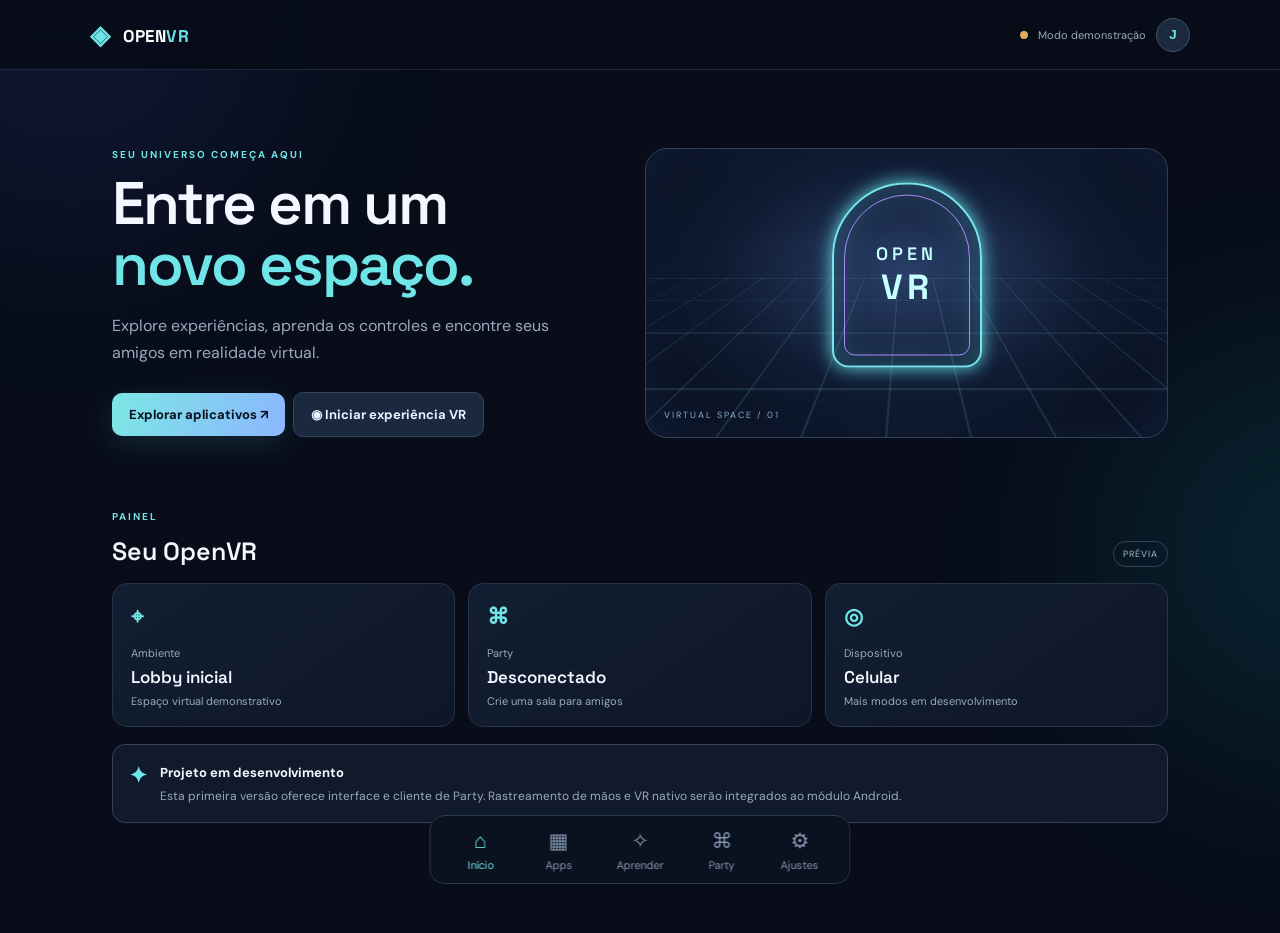
<file: index.html>
<!doctype html>
<html lang="pt-BR">
<head>
<meta charset="utf-8"><meta name="viewport" content="width=device-width,initial-scale=1,viewport-fit=cover">
<meta name="theme-color" content="#080d19"><meta name="description" content="OpenVR — seu espaço de realidade virtual.">
<link rel="manifest" href="./manifest.webmanifest"><link rel="icon" href="./icons/icon.svg" type="image/svg+xml"><link rel="stylesheet" href="./styles.css">
<title>OpenVR</title>
</head>
<body>
<div class="glow g1"></div><div class="glow g2"></div>
<header><a class="brand" href="#"><b>◈</b> OPEN<span>VR</span></a><div class="status"><i id="statusDot"></i><span id="statusText">Modo demonstração</span><button id="profile" aria-label="Editar perfil">U</button></div></header>
<main>
<section class="page active" id="home">
<div class="hero"><div><p class="eyebrow">SEU UNIVERSO COMEÇA AQUI</p><h1>Entre em um<br><em>novo espaço.</em></h1><p class="muted">Explore experiências, aprenda os controles e encontre seus amigos em realidade virtual.</p><button class="primary" data-open="apps">Explorar aplicativos ↗</button><button class="secondary home-vr" data-open="viewer">◉ Iniciar experiência VR</button></div>
<div class="scene"><div class="grid"></div><div class="portal"><div>OPEN<br><strong>VR</strong></div></div><small>VIRTUAL SPACE / 01</small></div></div>
<div class="section-title"><div><p class="eyebrow">PAINEL</p><h2>Seu OpenVR</h2></div><span class="pill">PRÉVIA</span></div>
<div class="stats"><article><b>⌖</b><small>Ambiente</small><strong>Lobby inicial</strong><span>Espaço virtual demonstrativo</span></article><article><b>⌘</b><small>Party</small><strong id="homeParty">Desconectado</strong><span>Crie uma sala para amigos</span></article><article><b>◎</b><small>Dispositivo</small><strong>Celular</strong><span>Mais modos em desenvolvimento</span></article></div>
<div class="notice"><b>✦</b><div><strong>Projeto em desenvolvimento</strong><p>Esta primeira versão oferece interface e cliente de Party. Rastreamento de mãos e VR nativo serão integrados ao módulo Android.</p></div></div>
</section>
<section class="page" id="viewer">
<div class="viewer-top"><button class="back-button" id="viewerBack">← Voltar</button><div><p class="eyebrow">OPENVR VIEWER</p><h1>Experiência VR</h1></div></div>
<div class="mode-picker" role="group" aria-label="Modo de visualização">
<button class="mode-choice selected" id="modeNormal" aria-pressed="true"><b>▣</b><span>Modo normal</span><small>Tela inteira</small></button>
<button class="mode-choice" id="modeHeadset" aria-pressed="false"><b>◉</b><span>Óculos personalizado</span><small>Duas lentes circulares</small></button>
</div>
<div id="vrStage" class="vr-stage normal-mode">
<div class="lobby-scene" id="lobbyScene" aria-label="Lobby 3D OpenVR"><div class="lobby-sky"></div><div class="lobby-floor"></div><div class="lobby-ring"></div><div class="lobby-pillar pillar-a"></div><div class="lobby-pillar pillar-b"></div><div class="lobby-orb orb-a"></div><div class="lobby-orb orb-b"></div><div class="lobby-cube" id="lobbyCube"><span>OPENVR</span></div><div class="lobby-caption">NEXUS LOBBY <small>SEU ESPAÇO 3D</small></div><div id="capturedLobbyObjects" class="captured-lobby-objects"></div></div>
<div id="handCursor" class="hand-cursor" aria-hidden="true"></div>
<div id="vrAppMenu" class="vr-app-menu" aria-hidden="true"><div class="vr-menu-head"><div><small>OPENVR SYSTEM</small><b>Aplicativos</b></div><button id="vrMenuClose" aria-label="Fechar menu">×</button></div><div class="vr-app-grid"><button data-vr-app="home"><i>⌂</i><span>Home</span></button><button data-vr-app="gallery"><i>▧</i><span>Galeria 3D</span></button><button data-vr-app="party"><i>⌘</i><span>Party</span></button><button data-vr-app="settings"><i>⚙</i><span>Ajustes</span></button></div><p>Palma → fechar e abrir duas vezes para alternar este menu</p></div>
<div class="floating-window" id="vrWindowWelcome" style="left:7%;top:12%;width:44%;height:42%;"><div class="floating-window-header"><span>✦ Bem-vindo ao Nexus</span><button class="window-close" aria-label="Fechar">×</button></div><div class="floating-window-body"><b>Seu espaço virtual</b><p>Use a mão para apontar. Faça pinça para selecionar e segure para mover esta janela.</p><button class="window-action" data-window-action="apps">Abrir aplicativos</button></div><div class="window-resize" aria-label="Redimensionar"></div></div>
<div class="floating-window" id="vrWindowTools" style="right:7%;top:22%;width:35%;height:35%;"><div class="floating-window-header"><span>◈ Ferramentas 3D</span><button class="window-close" aria-label="Fechar">×</button></div><div class="floating-window-body"><b>Controles por gestos</b><p>Pinça: selecionar<br>Segurar pinça: arrastar<br>Alça no canto: redimensionar</p><button class="window-action" data-window-action="capture">Capturar objeto</button></div><div class="window-resize" aria-label="Redimensionar"></div></div><button id="vrTarget" class="vr-target" type="button">TOQUE COM PINÇA</button><div class="vr-world normal-world"><div class="vr-horizon"></div><div class="vr-moon"></div><div class="vr-platform"></div><div class="vr-world-label">OPENVR <small>VIRTUAL SPACE</small></div></div>
<div class="lens-pair" aria-label="Visualização para lente esquerda e direita">
<div class="lens"><div class="vr-world"><div class="vr-horizon"></div><div class="vr-moon"></div><div class="vr-platform"></div><div class="vr-world-label">OPENVR</div></div></div>
<div class="lens"><div class="vr-world right-eye"><div class="vr-horizon"></div><div class="vr-moon"></div><div class="vr-platform"></div><div class="vr-world-label">OPENVR</div></div></div>
</div>
</div>
<div class="viewer-controls"><button class="primary" id="enterFullscreen">⛶ Tela cheia</button><button class="secondary" id="openCapture">＋ Capturar objeto</button><button class="secondary" id="handToggle">✋ Ativar mãos</button><button class="secondary" id="exitViewer">Sair do visualizador</button></div>
<p class="viewer-note" id="handStatus" role="status" aria-live="polite">Reconhecimento de mãos desligado. No aplicativo Android, ative para permitir o uso da câmera frontal.</p>
<section class="capture-panel" id="capturePanel"><div class="capture-heading"><div><p class="eyebrow">OBJECT SCANNER</p><h2>Adicionar objeto ao lobby</h2></div><button class="quiet" id="closeCapture">Fechar ×</button></div><p class="viewer-note">Grave um vídeo curto contornando o objeto lentamente, mostrando frente, laterais, topo e parte de trás. O OpenVR vai extrair quadros para preparar uma prévia.</p><label class="capture-file">🎥 Escolher vídeo do objeto<input id="objectVideo" type="file" accept="video/*" capture="environment"></label><video id="captureVideo" controls playsinline hidden></video><div id="captureProgress" class="capture-progress">Nenhum vídeo selecionado.</div><div id="captureFrames" class="capture-frames"></div><div class="capture-actions"><input id="objectName" maxlength="32" placeholder="Nome do objeto (ex.: Meu troféu)"><button class="primary" id="addCapturedObject" disabled>Adicionar prévia ao lobby</button></div><p class="capture-disclaimer">Esta etapa cria uma prévia multiquadro. Ainda não é uma malha 3D reconstruída: para isso, será necessário integrar um serviço de fotogrametria/IA 3D e validar o modelo gerado.</p></section>
<p class="viewer-note" id="viewerNote">Modo normal: imagem em tela inteira. Escolha Óculos personalizado para usar um visor com duas lentes.</p>
</section>
<section class="page" id="apps"><div class="intro"><p class="eyebrow">BIBLIOTECA</p><h1>Aplicativos</h1><p class="muted">Um espaço para suas experiências OpenVR.</p></div><div class="apps">
<article><div class="art violet">◈</div><h3>OpenVR Home</h3><p>Seu espaço virtual inicial.</p><span class="tag">AMBIENTE</span></article>
<article><div class="art blue">⌖</div><h3>Explorador 3D</h3><p>Visualizador 3D planejado.</p><span class="tag">EM DESENVOLVIMENTO</span></article>
<article><div class="art green">✧</div><h3>Aprender VR</h3><p>Conheça os controles e gestos.</p><button class="link" data-open="learn">Abrir tutorial →</button></article>
<article><div class="art pink">⌘</div><h3>Party</h3><p>Encontre amigos em uma sala.</p><button class="link" data-open="party">Abrir Party →</button></article></div></section>
<section class="page" id="learn"><div class="intro"><p class="eyebrow">PRIMEIROS PASSOS</p><h1>Aprender VR</h1><p class="muted">Um guia rápido para entender a experiência.</p></div><div class="lessons">
<article><b>01</b><div><h3>Prepare seu celular</h3><p>Use um suporte compatível com seu aparelho e confira se ele está firme antes de iniciar uma experiência.</p></div></article>
<article><b>02</b><div><h3>Entenda os controles</h3><p>Ative Reconhecimento de mãos no visualizador. Mostre a mão para mover o cursor e junte polegar e indicador para selecionar o alvo.</p></div></article>
<article><b>03</b><div><h3>Convide seus amigos</h3><p>Abra Party, crie uma sala e compartilhe o código com seus amigos.</p></div></article></div></section>
<section class="page" id="party"><div class="intro"><p class="eyebrow">JOGUE JUNTO</p><h1>Party</h1><p class="muted">Crie uma sala ou entre usando o código de um amigo.</p></div><div class="party-layout">
<div class="panel"><div class="symbol">⌘</div><h2>Entrar na diversão</h2><label for="playerName">Seu nome</label><input id="playerName" maxlength="20" placeholder="Como devemos te chamar?"><button class="primary wide" id="create">＋ Criar Party</button><div class="or">OU ENTRE COM UM CÓDIGO</div><label for="partyCode">Código da sala</label><input id="partyCode" maxlength="12" placeholder="Ex.: A1B2C3"><button class="secondary wide" id="join">Entrar na Party</button><p class="helper" id="partyMessage">A conexão será testada ao criar ou entrar.</p></div>
<div class="panel"><div class="room-head"><div><p class="eyebrow">SUA SALA</p><h2 id="roomTitle">Nenhuma Party ativa</h2></div><span class="live" id="roomLive">OFFLINE</span></div><div class="code" id="roomCode">------</div><button class="secondary wide" id="copy" disabled>Copiar código</button><div class="members-head"><b>Participantes</b><span id="memberCount">0 / 8</span></div><div id="members"><p class="helper">Crie ou entre em uma sala para ver os participantes.</p></div><button class="quiet wide" id="leave" disabled>Sair da Party</button></div></div></section>
<section class="page" id="settings"><div class="intro"><p class="eyebrow">PREFERÊNCIAS</p><h1>Configurações</h1><p class="muted">Ajuste as opções desta versão.</p></div><div class="panel settings">
<div class="setting"><div><b>Nome de jogador</b><p>Como seu nome aparece nas Parties.</p></div><input id="settingsName" maxlength="20" placeholder="Jogador"></div>
<div class="setting"><div><b>Servidor de Party</b><p>Endereço da API multiplayer.</p></div><input id="serverUrl" type="url" spellcheck="false"></div>
<div class="setting"><div><b>Testar conexão</b><p>Verifica se o servidor responde.</p></div><button class="secondary" id="test">Testar</button></div><p class="helper" id="settingsMessage">O servidor padrão ainda precisa ser validado.</p></div>
<div class="notice"><b>ⓘ</b><div><strong>Recursos ainda não disponíveis</strong><p>A câmera frontal e o reconhecimento de mãos usam o módulo Android. Estereoscopia 3D real, ARCore, áudio espacial e head tracking ainda estão em desenvolvimento.</p></div></div></section>
</main>
<nav><button class="selected" data-page="home"><span>⌂</span>Início</button><button data-page="apps"><span>▦</span>Apps</button><button data-page="learn"><span>✧</span>Aprender</button><button data-page="party"><span>⌘</span>Party</button><button data-page="settings"><span>⚙</span>Ajustes</button></nav><div id="toast" class="toast"></div>
<script src="./app.js"></script>
</body></html>
</file>
<file: styles.css>
@import url('https://fonts.googleapis.com/css2?family=DM+Sans:wght@400;500;600;700&family=Space+Grotesk:wght@400;500;600;700&display=swap');
:root{color-scheme:dark;--bg:#080d19;--panel:#101a2b;--line:#26344b;--text:#f4f7ff;--muted:#9aa9bf;--cyan:#70e5e8}*{box-sizing:border-box}body{margin:0;background:var(--bg);color:var(--text);font-family:'DM Sans',sans-serif;min-height:100vh}.glow{position:fixed;width:400px;height:400px;border-radius:50%;filter:blur(110px);opacity:.12;pointer-events:none;z-index:-1}.g1{background:#536dfe;top:-180px;left:-130px}.g2{background:#00d4d8;right:-230px;top:350px}header{height:70px;display:flex;align-items:center;justify-content:space-between;padding:0 max(20px,calc((100vw - 1100px)/2));border-bottom:1px solid #1c293b;background:#080d19e8;position:sticky;top:0;z-index:4;backdrop-filter:blur(14px)}.brand{color:white;text-decoration:none;font:700 17px 'Space Grotesk';letter-spacing:.5px}.brand b{color:var(--cyan);font-size:26px;vertical-align:-2px;margin-right:8px}.brand span{color:var(--cyan)}.status{display:flex;align-items:center;gap:10px;color:var(--muted);font-size:11px}.status i{width:8px;height:8px;border-radius:50%;background:#dcae5d}.status.online i{background:#5de1a0}#profile{border:1px solid #40506b;border-radius:50%;width:34px;height:34px;background:#1c2a40;color:var(--cyan);font-weight:bold}main{max-width:1100px;margin:auto;padding:40px 22px 110px}.page{display:none;animation:fade .2s}.page.active{display:block}@keyframes fade{from{opacity:.4;transform:translateY(4px)}to{opacity:1;transform:none}}.hero{display:grid;grid-template-columns:1fr 1.05fr;gap:35px;align-items:center;min-height:365px}.eyebrow{font-size:10px;letter-spacing:2px;color:var(--cyan);font-weight:700;margin:0 0 12px}.hero h1,.intro h1{font:600 clamp(40px,6vw,60px)/1.02 'Space Grotesk';letter-spacing:-2px;margin:0 0 18px}.hero em{color:var(--cyan);font-style:normal}.muted{color:var(--muted);line-height:1.65;max-width:470px}.primary,.secondary{border:0;border-radius:10px;padding:13px 17px;font:700 13px 'DM Sans';cursor:pointer;transition:.2s}.primary{background:linear-gradient(110deg,#7ce7e4,#8cb6ff);color:#07111d;box-shadow:0 8px 30px #5adce522}.secondary{background:#1a2940;color:#eaf3ff;border:1px solid #34445d}.primary:hover,.secondary:hover{filter:brightness(1.08);transform:translateY(-1px)}.scene{height:290px;position:relative;border:1px solid #30405c;border-radius:22px;overflow:hidden;background:radial-gradient(ellipse at 50% 43%,#293e67,#111d35 48%,#0a1221 78%);box-shadow:inset 0 0 70px #111c36}.grid{position:absolute;inset:45% -30% -30%;background-image:linear-gradient(#80dce322 1px,transparent 1px),linear-gradient(90deg,#80dce322 1px,transparent 1px);background-size:34px 34px;transform:perspective(170px) rotateX(58deg);transform-origin:top}.portal{position:absolute;left:50%;top:44%;transform:translate(-50%,-50%);width:150px;height:185px;border:2px solid #78e5ed;border-radius:80px 80px 18px 18px;box-shadow:0 0 18px #65dce9,inset 0 0 35px #65dce944;display:grid;place-items:center}.portal:before{content:"";position:absolute;inset:10px;border:1px solid #a78bfa;border-radius:70px 70px 12px 12px}.portal div{text-align:center;font:600 18px 'Space Grotesk';letter-spacing:4px;color:#c5ffff}.portal strong{font-size:35px}.scene small{position:absolute;bottom:16px;left:18px;color:#8da8c9;font-size:9px;letter-spacing:2px}.section-title{display:flex;align-items:end;justify-content:space-between;margin:35px 0 16px}.section-title h2{font:600 25px 'Space Grotesk';margin:0}.pill,.tag{font-size:9px;letter-spacing:1px;color:#a9bad2;border:1px solid #35445b;border-radius:20px;padding:6px 9px}.stats{display:grid;grid-template-columns:repeat(3,1fr);gap:13px}.stats article,.panel,.apps article,.lessons article{background:linear-gradient(145deg,#121e31,#0e1727);border:1px solid var(--line);border-radius:15px;padding:18px}.stats article>b{display:block;font-size:22px;color:var(--cyan);margin-bottom:15px}.stats small,.stats span{display:block;color:var(--muted);font-size:11px}.stats strong{display:block;font:600 17px 'Space Grotesk';margin:6px 0}.notice{display:flex;gap:13px;margin-top:17px;padding:16px;border:1px solid #35435c;border-radius:13px;background:#111a2b}.notice>b{font-size:22px;color:var(--cyan)}.notice strong{font-size:13px}.notice p,.apps p,.lessons p,.setting p{margin:5px 0 0;color:var(--muted);font-size:12px;line-height:1.6}.intro{margin:8px 0 28px}.intro h1{font-size:44px;margin-bottom:8px}.intro .muted{margin:0}.apps{display:grid;grid-template-columns:repeat(4,1fr);gap:14px}.art{height:125px;border-radius:11px;display:grid;place-items:center;font-size:50px;color:#e4ffff}.violet{background:radial-gradient(circle at 50% 30%,#8065d7,#282346)}.blue{background:radial-gradient(circle at 50% 30%,#3e9fc9,#152c4b)}.green{background:radial-gradient(circle at 50% 30%,#54bba0,#173c3b)}.pink{background:radial-gradient(circle at 50% 30%,#bd71b9,#462443)}.apps h3,.lessons h3{font:600 16px 'Space Grotesk';margin:14px 0 5px}.tag{display:inline-block;margin-top:13px;font-size:8px}.link{border:0;background:none;color:var(--cyan);font-weight:700;padding:12px 0 0}.lessons{display:grid;gap:12px}.lessons article{display:flex;gap:18px;align-items:center}.lessons article>b{font:600 23px 'Space Grotesk';color:var(--cyan)}.lessons article>div{flex:1}.lessons h3{margin:0}.party-layout{display:grid;grid-template-columns:1fr 1fr;gap:15px}.symbol{font-size:25px;color:var(--cyan)}.panel h2{font:600 20px 'Space Grotesk';margin:10px 0 18px}label{display:block;color:#b7c5d8;font-size:11px;margin:14px 0 7px}input{width:100%;padding:12px;border:1px solid #35445d;background:#091321;border-radius:9px;color:white;outline:none;font:13px 'DM Sans'}input:focus{border-color:var(--cyan);box-shadow:0 0 0 3px #70e5e81a}.wide{width:100%;margin-top:11px}.or{text-align:center;color:#71839e;font-size:9px;letter-spacing:1px;margin:20px 0 5px}.helper{font-size:11px;color:#8495ad;line-height:1.5}.room-head,.members-head{display:flex;justify-content:space-between;align-items:center}.room-head h2{margin:0}.live{font-size:9px;color:#e6b568;border:1px solid #594a34;border-radius:20px;padding:5px 8px}.live.online{color:#72e5ac;border-color:#28634b}.code{font:700 34px 'Space Grotesk';letter-spacing:7px;color:var(--cyan);padding:22px 0 10px}.members-head{font-size:12px;margin:24px 0 10px}.members-head span{color:var(--muted)}.member{display:flex;gap:9px;align-items:center;padding:9px 0;border-bottom:1px solid #26354a;font-size:12px}.member i{width:8px;height:8px;border-radius:50%;background:#68e0bd}.quiet{background:none;border:0;color:#aab8cc;padding:14px;cursor:pointer}.quiet:disabled,.secondary:disabled{opacity:.35;cursor:not-allowed}.settings{padding:4px 19px}.setting{display:grid;grid-template-columns:1fr minmax(180px,48%);gap:18px;align-items:center;padding:16px 0;border-bottom:1px solid #26354a}.setting:last-of-type{border:0}.setting b{font-size:13px}.setting p{font-size:11px}nav{position:fixed;bottom:0;left:0;right:0;z-index:5;display:flex;justify-content:center;gap:clamp(7px,4vw,40px);padding:10px 10px max(10px,env(safe-area-inset-bottom));background:#0b1321ed;border-top:1px solid #25334a;backdrop-filter:blur(16px)}nav button{background:none;border:0;color:#8495ae;font:11px 'DM Sans';display:flex;flex-direction:column;align-items:center;gap:3px;min-width:52px}nav button span{font-size:21px}nav button.selected{color:var(--cyan)}.toast{position:fixed;bottom:85px;left:50%;transform:translate(-50%,10px);opacity:0;background:#e3f9f8;color:#0a1a24;padding:10px 16px;border-radius:9px;font-size:12px;transition:.2s;z-index:8}.toast.show{opacity:1;transform:translate(-50%,0)}
@media(max-width:760px){main{padding:27px 16px 105px}.hero{grid-template-columns:1fr;gap:22px;min-height:0}.hero h1{font-size:47px}.scene{height:235px}.stats{grid-template-columns:1fr}.stats article{display:grid;grid-template-columns:32px 1fr;align-items:center;column-gap:9px}.stats article>b{grid-row:span 2;margin:0}.stats span{grid-column:2}.apps{grid-template-columns:repeat(2,1fr)}.art{height:100px}.party-layout{grid-template-columns:1fr}.setting{grid-template-columns:1fr}.intro h1{font-size:40px}.status span{display:none}}@media(min-width:761px){nav{left:50%;right:auto;transform:translateX(-50%);bottom:16px;border:1px solid #2a3b54;border-radius:15px;padding:10px 24px;gap:26px}}

/* OpenVR viewer modes */
.home-vr{margin:10px 0 0 8px}.viewer-top{display:flex;align-items:center;gap:18px;margin-bottom:22px}.viewer-top h1{font:600 30px 'Space Grotesk';margin:0}.back-button{background:#18263a;border:1px solid #35445d;color:#eaf3ff;border-radius:10px;padding:12px 15px}.mode-picker{display:grid;grid-template-columns:1fr 1fr;gap:12px;margin-bottom:16px}.mode-choice{display:flex;flex-direction:column;align-items:flex-start;gap:5px;text-align:left;padding:15px;border-radius:13px;border:1px solid #35445d;background:#111c2d;color:#f4f7ff;min-height:88px}.mode-choice b{font-size:20px;color:var(--cyan)}.mode-choice span{font-weight:700;font-size:13px}.mode-choice small{color:var(--muted);font-size:11px}.mode-choice.selected{border-color:var(--cyan);box-shadow:0 0 0 1px #70e5e855 inset;background:#132638}.vr-stage{height:min(58vh,520px);min-height:300px;position:relative;overflow:hidden;border:1px solid #34445d;border-radius:18px;background:#030711;display:flex;align-items:center;justify-content:center}.vr-world{position:relative;width:100%;height:100%;overflow:hidden;background:radial-gradient(ellipse at 50% 40%,#334c7a 0,#162847 42%,#080f20 80%)}.vr-horizon{position:absolute;left:-20%;right:-20%;height:40%;bottom:0;background:linear-gradient(160deg,#172e49,#091321 70%);clip-path:polygon(0 35%,25% 0,55% 34%,75% 8%,100% 35%,100% 100%,0 100%)}.vr-moon{position:absolute;width:54px;height:54px;border-radius:50%;background:#b9f2f1;top:19%;left:50%;transform:translateX(-50%);box-shadow:0 0 38px #82e5ee99}.vr-platform{position:absolute;width:60%;height:22%;left:20%;bottom:9%;border:2px solid #74dce5;border-radius:50%;transform:perspective(130px) rotateX(55deg);box-shadow:0 0 24px #63dce655}.vr-world-label{position:absolute;top:47%;width:100%;text-align:center;font:700 clamp(18px,4vw,30px) 'Space Grotesk';letter-spacing:5px;color:#d6ffff;text-shadow:0 0 20px #73e5ee}.vr-world-label small{display:block;font:10px 'DM Sans';letter-spacing:3px;margin-top:8px}.lens-pair{display:none;width:100%;height:100%;align-items:center;justify-content:center;gap:2.5%;padding:5%}.lens{width:min(43vw,390px);height:min(43vw,390px);max-height:90%;aspect-ratio:1;border-radius:50%;overflow:hidden;border:8px solid #02040a;box-shadow:0 0 0 2px #42516b,0 0 35px #000;background:#050912}.lens .vr-world{width:100%;height:100%}.lens .vr-world-label{font-size:16px;top:49%}.lens .vr-moon{width:38px;height:38px}.right-eye .vr-world-label{transform:translateX(2px)}.vr-stage.headset-mode{background:radial-gradient(ellipse,#202c41,#050810 72%)}.vr-stage.headset-mode .normal-world{display:none}.vr-stage.headset-mode .lens-pair{display:flex}.viewer-controls{display:flex;gap:10px;margin-top:14px}.viewer-controls button{flex:1}.viewer-note{color:var(--muted);font-size:11px;line-height:1.5}.viewer-page-fullscreen{padding:0!important;background:#000}.viewer-page-fullscreen .viewer-top,.viewer-page-fullscreen .mode-picker,.viewer-page-fullscreen .viewer-controls,.viewer-page-fullscreen .viewer-note{display:none}.viewer-page-fullscreen .vr-stage{height:100dvh;min-height:100dvh;border:0;border-radius:0}.viewer-page-fullscreen main{padding:0;max-width:none}.viewer-page-fullscreen #viewer{display:block!important}
@media(max-width:600px){.home-vr{margin:10px 0 0;width:100%}.viewer-top h1{font-size:24px}.vr-stage{min-height:280px}.lens{width:44vw;height:44vw;border-width:5px}.viewer-controls{flex-direction:column}}


/* Hand tracking controls and cursor */
#handStatus{min-height:18px}#handStatus[data-state="active"]{color:#72e5ac}#handStatus[data-state="error"],#handStatus[data-state="permission_denied"]{color:#ffb2a8}
.vr-stage{isolation:isolate}.hand-cursor{display:none;position:absolute;z-index:8;width:24px;height:24px;border:2px solid #8af7f0;border-radius:50%;transform:translate(-50%,-50%);box-shadow:0 0 0 5px #70e5e833,0 0 22px #70e5e8;pointer-events:none}
.hand-cursor:after{content:"";position:absolute;width:6px;height:6px;background:#fff;border-radius:50%;left:7px;top:7px}.hand-cursor.pinching{width:17px;height:17px;background:#70e5e866;border-color:#fff}
.vr-target{position:absolute;z-index:7;left:50%;top:67%;transform:translate(-50%,-50%);border:1px solid #8af7f0;border-radius:999px;padding:12px 16px;background:#0a1b2de8;color:#cfffff;font:700 10px 'DM Sans';letter-spacing:1px;box-shadow:0 0 22px #70e5e844;cursor:pointer}
.vr-target.activated{background:#70e5e8;color:#07111d}
.vr-stage.headset-mode .vr-target{top:76%}


/* OpenVR Nexus 3D lobby */
.vr-stage{perspective:900px}.lobby-scene{position:absolute;inset:0;overflow:hidden;transform-style:preserve-3d;background:radial-gradient(ellipse at 50% 30%,#1c4c67 0,#101b36 43%,#060a17 100%)}
.lobby-sky{position:absolute;inset:0;background:radial-gradient(circle at 18% 20%,#a4ffff55 0 1px,transparent 2px),radial-gradient(circle at 80% 17%,#a4ffff66 0 1px,transparent 2px),radial-gradient(circle at 65% 35%,#a4ffff55 0 1px,transparent 2px),radial-gradient(ellipse at 50% 90%,#28728a55,transparent 55%)}
.lobby-floor{position:absolute;left:-20%;right:-20%;height:55%;bottom:-23%;transform:rotateX(66deg);transform-origin:center top;background:linear-gradient(#1b6074aa 1px,transparent 1px),linear-gradient(90deg,#1b6074aa 1px,transparent 1px),radial-gradient(ellipse,#174a60,#091321 70%);background-size:42px 42px,42px 42px,100% 100%;border-top:1px solid #7dfaff77}
.lobby-ring{position:absolute;left:50%;top:49%;width:48%;height:27%;transform:translate(-50%,-50%) rotateX(69deg);border:3px solid #80f6ffbb;border-radius:50%;box-shadow:0 0 25px #3deaff88,inset 0 0 20px #3deaff44}
.lobby-pillar{position:absolute;bottom:19%;width:9%;height:48%;border:1px solid #6ceeff88;background:linear-gradient(90deg,#142d4b,#65d7e855,#142d4b);transform:skewY(-8deg);box-shadow:0 0 30px #38c8e833}
.pillar-a{left:13%}.pillar-b{right:13%;height:39%;bottom:20%}
.lobby-orb{position:absolute;width:42px;height:42px;border-radius:50%;background:radial-gradient(circle at 30% 25%,white,#72e8ed 20%,#12607d 65%,#071522);box-shadow:0 0 35px #53f4ff99;animation:orbFloat 5s ease-in-out infinite}
.orb-a{left:27%;top:26%}.orb-b{right:25%;top:35%;width:25px;height:25px;animation-delay:-2s}
@keyframes orbFloat{50%{transform:translateY(-17px)}}
.lobby-cube{position:absolute;left:50%;top:45%;width:82px;height:82px;transform:translate(-50%,-50%) rotateX(-18deg) rotateY(35deg);transform-style:preserve-3d;background:linear-gradient(135deg,#8cfaffaa,#183e61dd 50%,#071728);border:1px solid #9cfaff;box-shadow:0 0 35px #42dbe977;display:grid;place-items:center;animation:cubeTurn 14s linear infinite}
.lobby-cube:before,.lobby-cube:after{content:"";position:absolute;inset:0;border:1px solid #9cfaff88;transform:translateZ(82px)}
.lobby-cube:after{transform:rotateY(90deg) translateZ(41px);background:#16415b88}
.lobby-cube span{font:700 10px 'Space Grotesk';letter-spacing:2px;color:#eaffff;text-shadow:0 0 12px #5ff}
@keyframes cubeTurn{to{transform:translate(-50%,-50%) rotateX(-18deg) rotateY(395deg)}}
.lobby-caption{position:absolute;left:0;right:0;top:68%;text-align:center;font:700 12px 'Space Grotesk';letter-spacing:5px;color:#d9ffff;text-shadow:0 0 16px #42eaff}
.lobby-caption small{display:block;margin-top:8px;font:9px 'DM Sans';letter-spacing:3px;color:#8ecbd8}
.captured-lobby-objects{position:absolute;left:12px;right:12px;bottom:12px;display:flex;gap:8px;overflow:auto;z-index:3}
.captured-object{display:flex;align-items:center;gap:7px;min-width:100px;max-width:145px;padding:5px;border:1px solid #7deaff99;border-radius:9px;background:#071728dd;color:#eaffff;font-size:10px}
.captured-object img{width:38px;height:38px;object-fit:cover;border-radius:6px}
.capture-panel{display:none;margin-top:18px;padding:17px;border:1px solid #2d5367;border-radius:15px;background:linear-gradient(145deg,#102238,#0a1424)}
.capture-panel.visible{display:block}.capture-heading{display:flex;align-items:center;justify-content:space-between}.capture-heading h2{font:600 19px 'Space Grotesk';margin:3px 0 8px}
.capture-file{display:block;margin:14px 0;padding:14px;border:1px dashed #63dce8;border-radius:10px;background:#0b1d2d;color:#cfffff;text-align:center;cursor:pointer}.capture-file input{display:block;width:100%;margin-top:9px;font-size:11px}
#captureVideo{width:100%;max-height:220px;border-radius:10px;background:#000}
.capture-progress{font-size:11px;color:#9fb6c8;margin:10px 0}.capture-frames{display:flex;gap:6px;overflow-x:auto;padding:4px 0}.capture-frames img{width:74px;height:58px;object-fit:cover;border:1px solid #45647b;border-radius:7px}
.capture-actions{display:grid;grid-template-columns:1fr auto;gap:8px;margin-top:12px}.capture-actions button{font-size:11px}
.capture-disclaimer{font-size:10px;line-height:1.5;color:#e6bd83;margin-top:12px}
.vr-stage.headset-mode .lobby-scene{display:none}
@media(max-width:600px){.capture-actions{grid-template-columns:1fr}.lobby-cube{width:65px;height:65px}.lobby-caption{top:69%}}

.vr-stage.normal-mode>.normal-world{display:none!important}.vr-stage.normal-mode>.lobby-scene{display:block}


/* Gesture-driven VR menu and manipulable floating panels */
.vr-app-menu{display:none;position:absolute;z-index:20;left:50%;top:50%;transform:translate(-50%,-50%);width:min(360px,82%);padding:16px;border:1px solid #78eaf0aa;border-radius:18px;background:linear-gradient(145deg,#10263beF,#07111df5);box-shadow:0 18px 70px #000b,0 0 35px #4fe9ef44;backdrop-filter:blur(16px)}
.vr-app-menu.visible{display:block;animation:menuPop .18s ease-out}@keyframes menuPop{from{opacity:0;transform:translate(-50%,-46%) scale(.94)}to{opacity:1;transform:translate(-50%,-50%) scale(1)}}
.vr-menu-head{display:flex;justify-content:space-between;align-items:center;margin-bottom:14px}.vr-menu-head small{display:block;color:#73e8ed;font-size:8px;letter-spacing:2px}.vr-menu-head b{font:600 21px 'Space Grotesk'}.vr-menu-head button{border:0;background:#20364b;color:#eaffff;border-radius:8px;width:30px;height:30px;font-size:20px}
.vr-app-grid{display:grid;grid-template-columns:repeat(2,1fr);gap:9px}.vr-app-grid button{display:flex;align-items:center;gap:10px;padding:12px;border:1px solid #426078;border-radius:11px;background:#102238;color:#eaffff;text-align:left}.vr-app-grid i{font-style:normal;font-size:22px;color:#80f5f3}.vr-app-grid span{font-size:12px;font-weight:700}.vr-app-menu>p{font-size:9px;color:#92a9bd;margin:13px 0 0}
.floating-window{display:none;position:absolute;z-index:12;min-width:190px;min-height:130px;border:1px solid #75eaf0aa;border-radius:13px;overflow:hidden;background:#0b1929ee;box-shadow:0 12px 36px #0009,0 0 20px #39dce633;backdrop-filter:blur(12px);touch-action:none}
.floating-window.visible{display:flex;flex-direction:column}.floating-window-header{height:36px;min-height:36px;display:flex;align-items:center;justify-content:space-between;padding:0 10px;background:#18334aeF;border-bottom:1px solid #4c8994;color:#dfffff;font-size:10px;font-weight:700;cursor:grab;touch-action:none}
.window-close{border:0;background:transparent;color:#cfffff;font-size:19px}.floating-window-body{padding:12px;overflow:auto;font-size:10px}.floating-window-body b{font:600 13px 'Space Grotesk';color:#cfffff}.floating-window-body p{color:#a7bacb;line-height:1.5}.window-action{border:1px solid #64dce4;border-radius:8px;background:#15354a;color:#dfffff;padding:8px 10px;font-size:9px}
.window-resize{position:absolute;right:0;bottom:0;width:25px;height:25px;cursor:nwse-resize;touch-action:none;background:linear-gradient(135deg,transparent 50%,#7df6f3 52%,#7df6f3 60%,transparent 62%,transparent 70%,#7df6f3 72%,#7df6f3 80%,transparent 82%)}
.hand-cursor{z-index:30}.vr-target{z-index:5}
.vr-stage.headset-mode .floating-window,.vr-stage.headset-mode .vr-app-menu{display:none}
@media(max-width:600px){.floating-window{min-width:155px}.floating-window-body{padding:8px}.floating-window-header{font-size:9px}}
</file>
